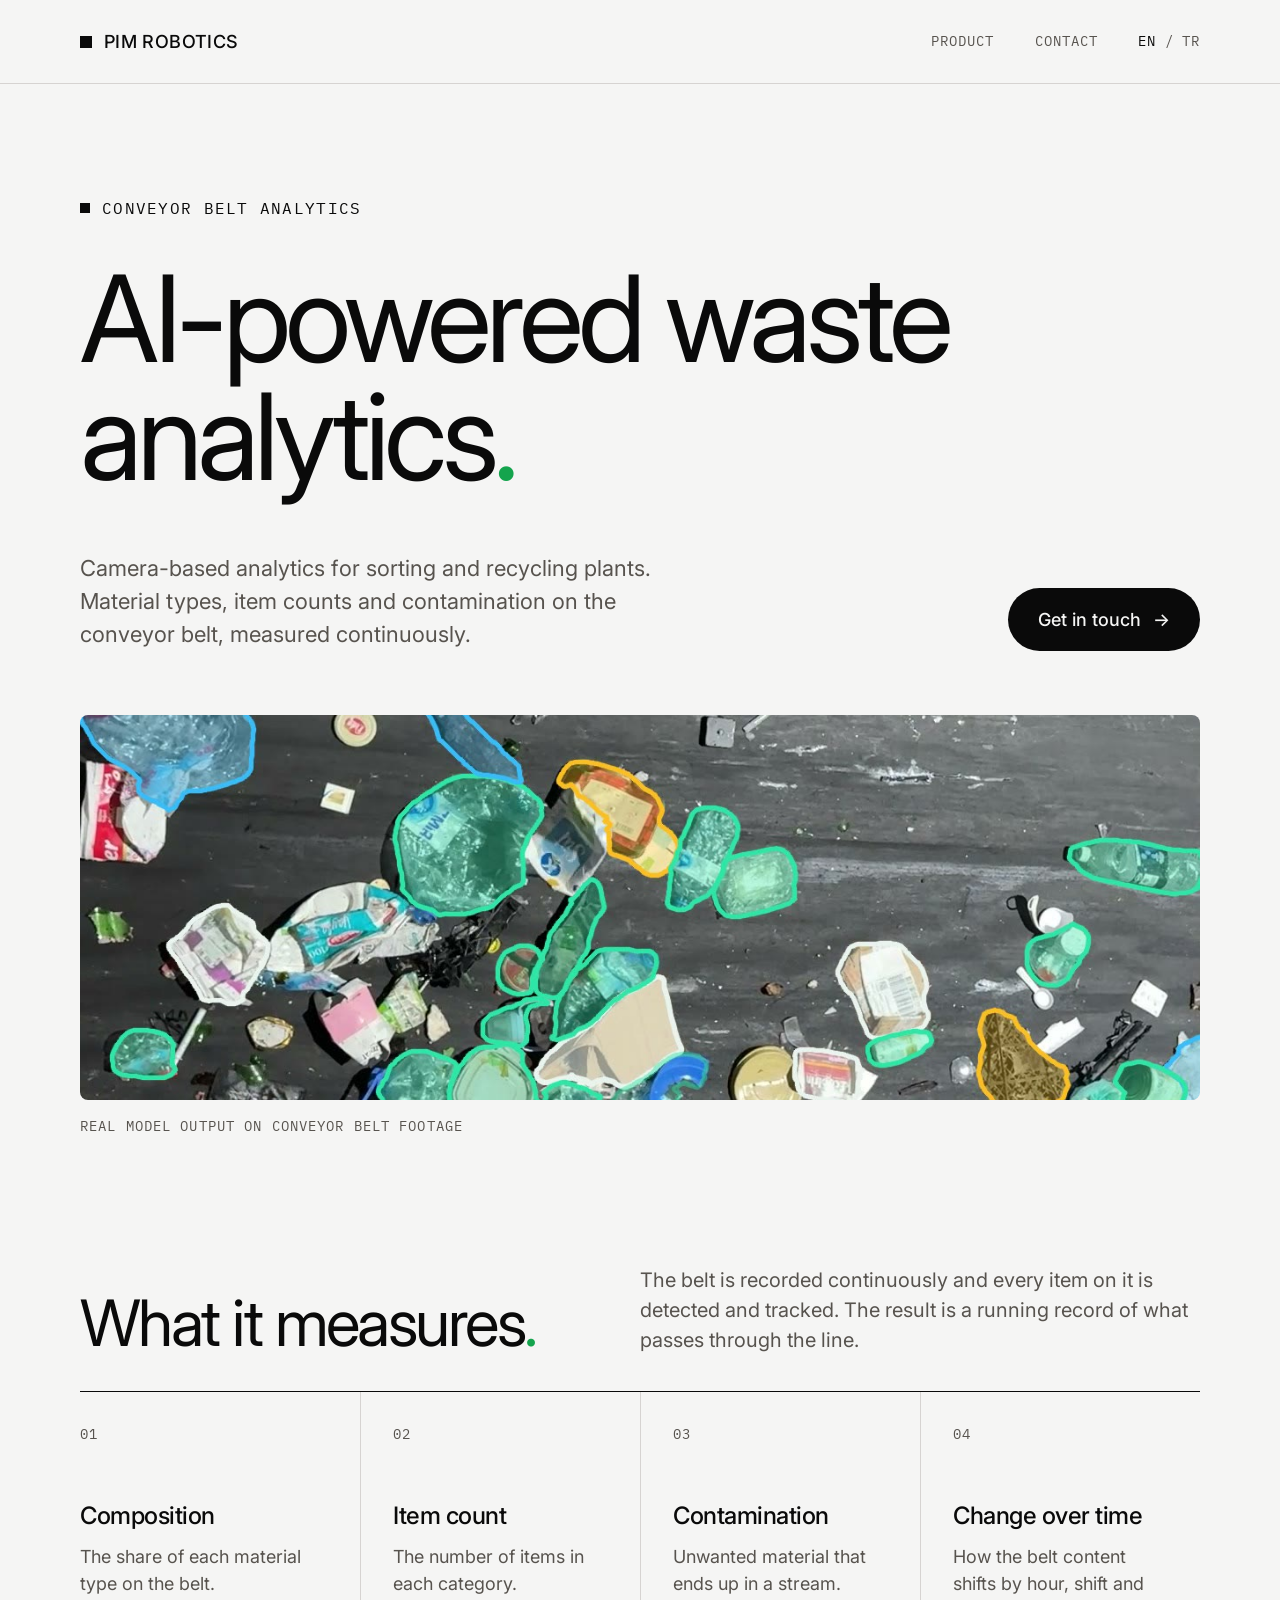
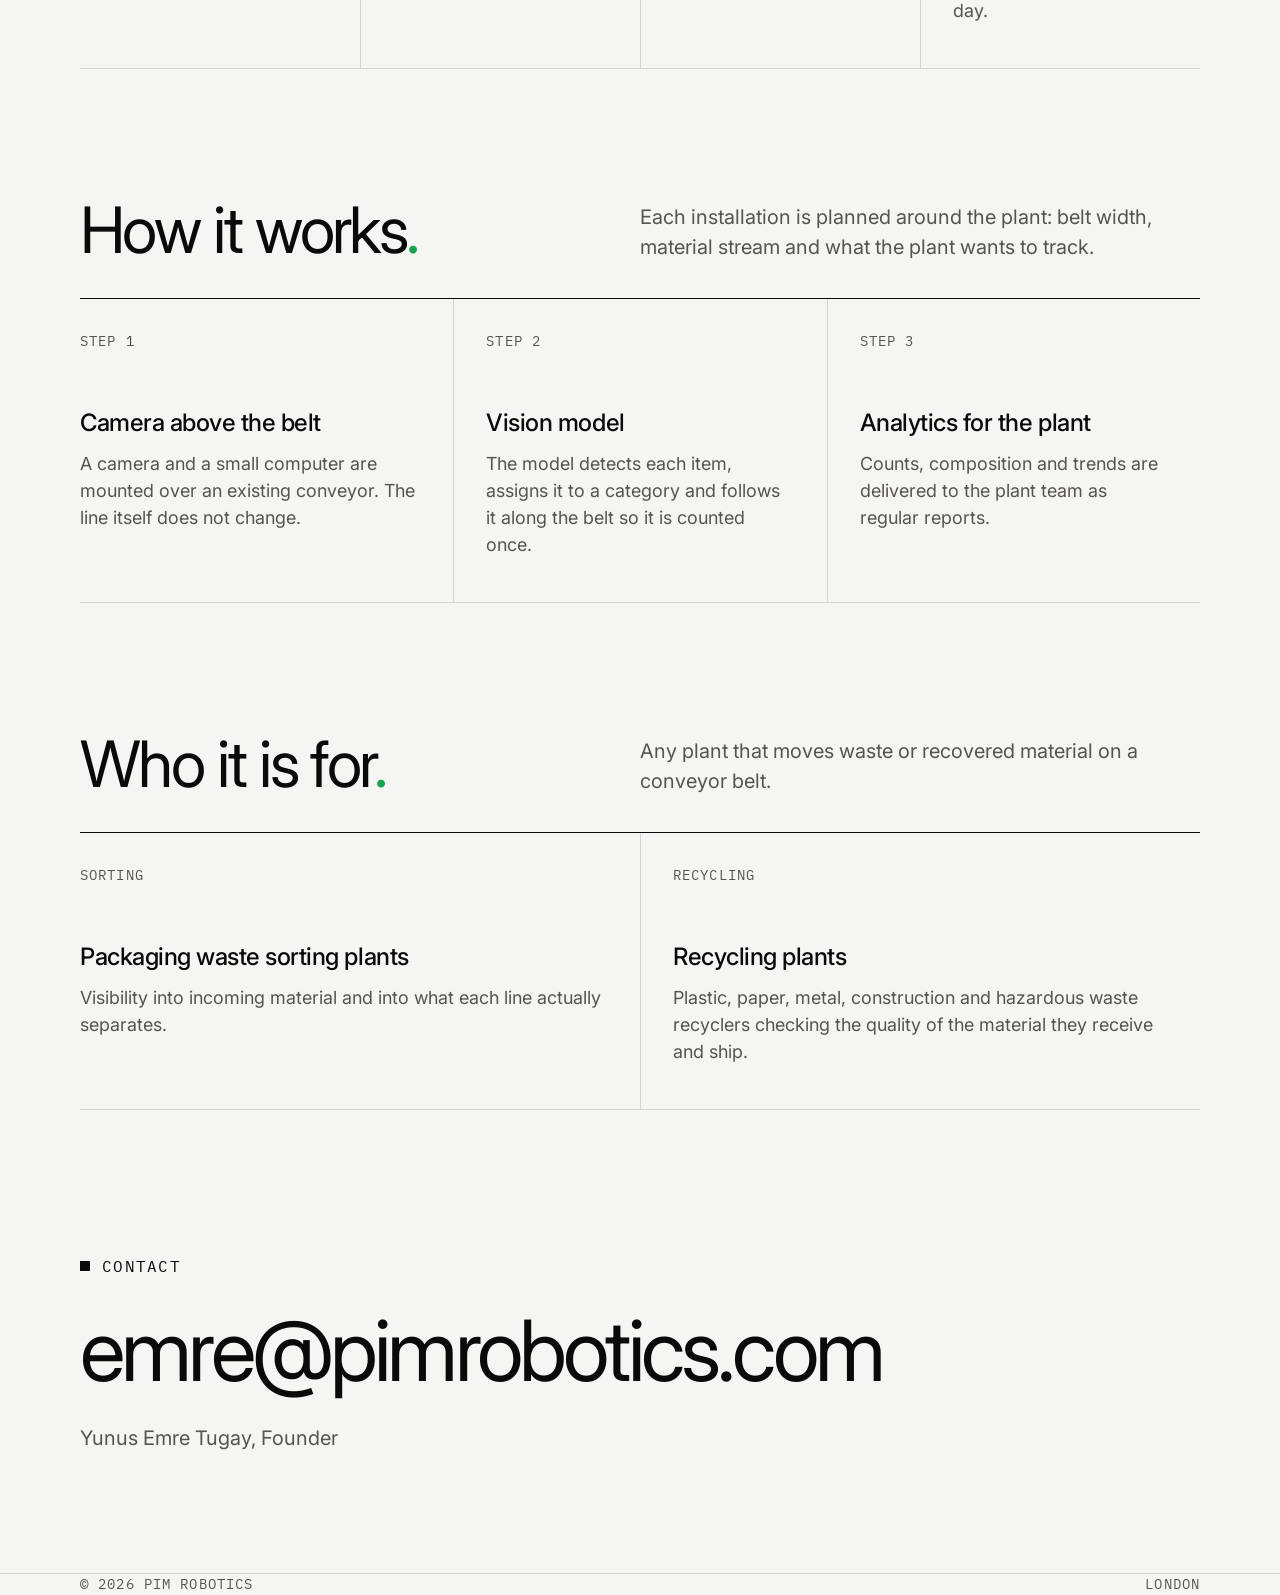
<file: index.html>
<!doctype html>
<html lang="en">
<head>
<meta charset="utf-8">
<meta name="viewport" content="width=device-width, initial-scale=1">
<title>PIM Robotics | AI-powered waste analytics</title>
<meta name="description" content="Camera-based analytics for sorting and recycling plants. Material types, item counts and contamination on the conveyor belt, measured continuously.">
<link rel="canonical" href="https://pimrobotics.com/">
<link rel="alternate" hreflang="en" href="https://pimrobotics.com/">
<link rel="alternate" hreflang="tr" href="https://pimrobotics.com/tr/">
<meta property="og:title" content="PIM Robotics | AI-powered waste analytics">
<meta property="og:description" content="Camera-based analytics for sorting and recycling plants.">
<meta property="og:image" content="https://pimrobotics.com/assets/belt.jpg">
<meta property="og:url" content="https://pimrobotics.com/">
<meta property="og:type" content="website">
<link rel="icon" href="/assets/favicon.png">
<link rel="preconnect" href="https://fonts.googleapis.com">
<link rel="preconnect" href="https://fonts.gstatic.com" crossorigin>
<link href="https://fonts.googleapis.com/css2?family=IBM+Plex+Mono&family=Inter:wght@400;500&display=swap" rel="stylesheet">
<link rel="stylesheet" href="/styles.css">
</head>
<body>

<div class="nav-bar"><nav class="nav wrap">
  <a class="brand" href="/">PIM ROBOTICS</a>
  <div class="nav-links mono">
    <a class="hide-s" href="#product">Product</a>
    <a href="#contact">Contact</a>
    <span class="lang"><span class="on">EN</span>/<a href="/tr/">TR</a></span>
  </div>
</nav></div>

<header class="hero wrap">
  <div class="mono tag rise">Conveyor belt analytics</div>
  <h1 class="rise" style="--i:1">AI-powered waste analytics<span class="dot">.</span></h1>
  <div class="hero-foot rise" style="--i:2">
    <p>Camera-based analytics for sorting and recycling plants. Material types, item counts and contamination on the conveyor belt, measured continuously.</p>
    <a class="btn" href="#contact">Get in touch <span>→</span></a>
  </div>
</header>

<figure class="demo wrap rise" style="--i:3">
  <video autoplay muted loop playsinline preload="metadata" poster="/assets/belt.jpg">
    <source src="/assets/belt.mp4" type="video/mp4">
  </video>
  <figcaption class="mono">Real model output on conveyor belt footage</figcaption>
</figure>

<section class="sec wrap" id="product">
  <div class="sec-head">
    <h2>What it measures<span class="dot">.</span></h2>
    <p>The belt is recorded continuously and every item on it is detected and tracked. The result is a running record of what passes through the line.</p>
  </div>
  <div class="cells" style="--n:4">
    <div class="cell"><div class="mono">01</div><h3>Composition</h3><p>The share of each material type on the belt.</p></div>
    <div class="cell"><div class="mono">02</div><h3>Item count</h3><p>The number of items in each category.</p></div>
    <div class="cell"><div class="mono">03</div><h3>Contamination</h3><p>Unwanted material that ends up in a stream.</p></div>
    <div class="cell"><div class="mono">04</div><h3>Change over time</h3><p>How the belt content shifts by hour, shift and day.</p></div>
  </div>
</section>

<section class="sec wrap">
  <div class="sec-head">
    <h2>How it works<span class="dot">.</span></h2>
    <p>Each installation is planned around the plant: belt width, material stream and what the plant wants to track.</p>
  </div>
  <div class="cells" style="--n:3">
    <div class="cell"><div class="mono">Step 1</div><h3>Camera above the belt</h3><p>A camera and a small computer are mounted over an existing conveyor. The line itself does not change.</p></div>
    <div class="cell"><div class="mono">Step 2</div><h3>Vision model</h3><p>The model detects each item, assigns it to a category and follows it along the belt so it is counted once.</p></div>
    <div class="cell"><div class="mono">Step 3</div><h3>Analytics for the plant</h3><p>Counts, composition and trends are delivered to the plant team as regular reports.</p></div>
  </div>
</section>

<section class="sec wrap">
  <div class="sec-head">
    <h2>Who it is for<span class="dot">.</span></h2>
    <p>Any plant that moves waste or recovered material on a conveyor belt.</p>
  </div>
  <div class="cells" style="--n:2">
    <div class="cell"><div class="mono">Sorting</div><h3>Packaging waste sorting plants</h3><p>Visibility into incoming material and into what each line actually separates.</p></div>
    <div class="cell"><div class="mono">Recycling</div><h3>Recycling plants</h3><p>Plastic, paper, metal, construction and hazardous waste recyclers checking the quality of the material they receive and ship.</p></div>
  </div>
</section>

<section class="contact wrap" id="contact">
  <div class="mono tag">Contact</div>
  <a class="mail" href="mailto:emre@pimrobotics.com">emre@pimrobotics.com</a>
  <p>Yunus Emre Tugay, Founder</p>
</section>

<div class="foot-bar"><footer class="wrap mono">
  <span>© 2026 PIM Robotics</span>
  <span>London</span>
</footer></div>

</body>
</html>
</file>
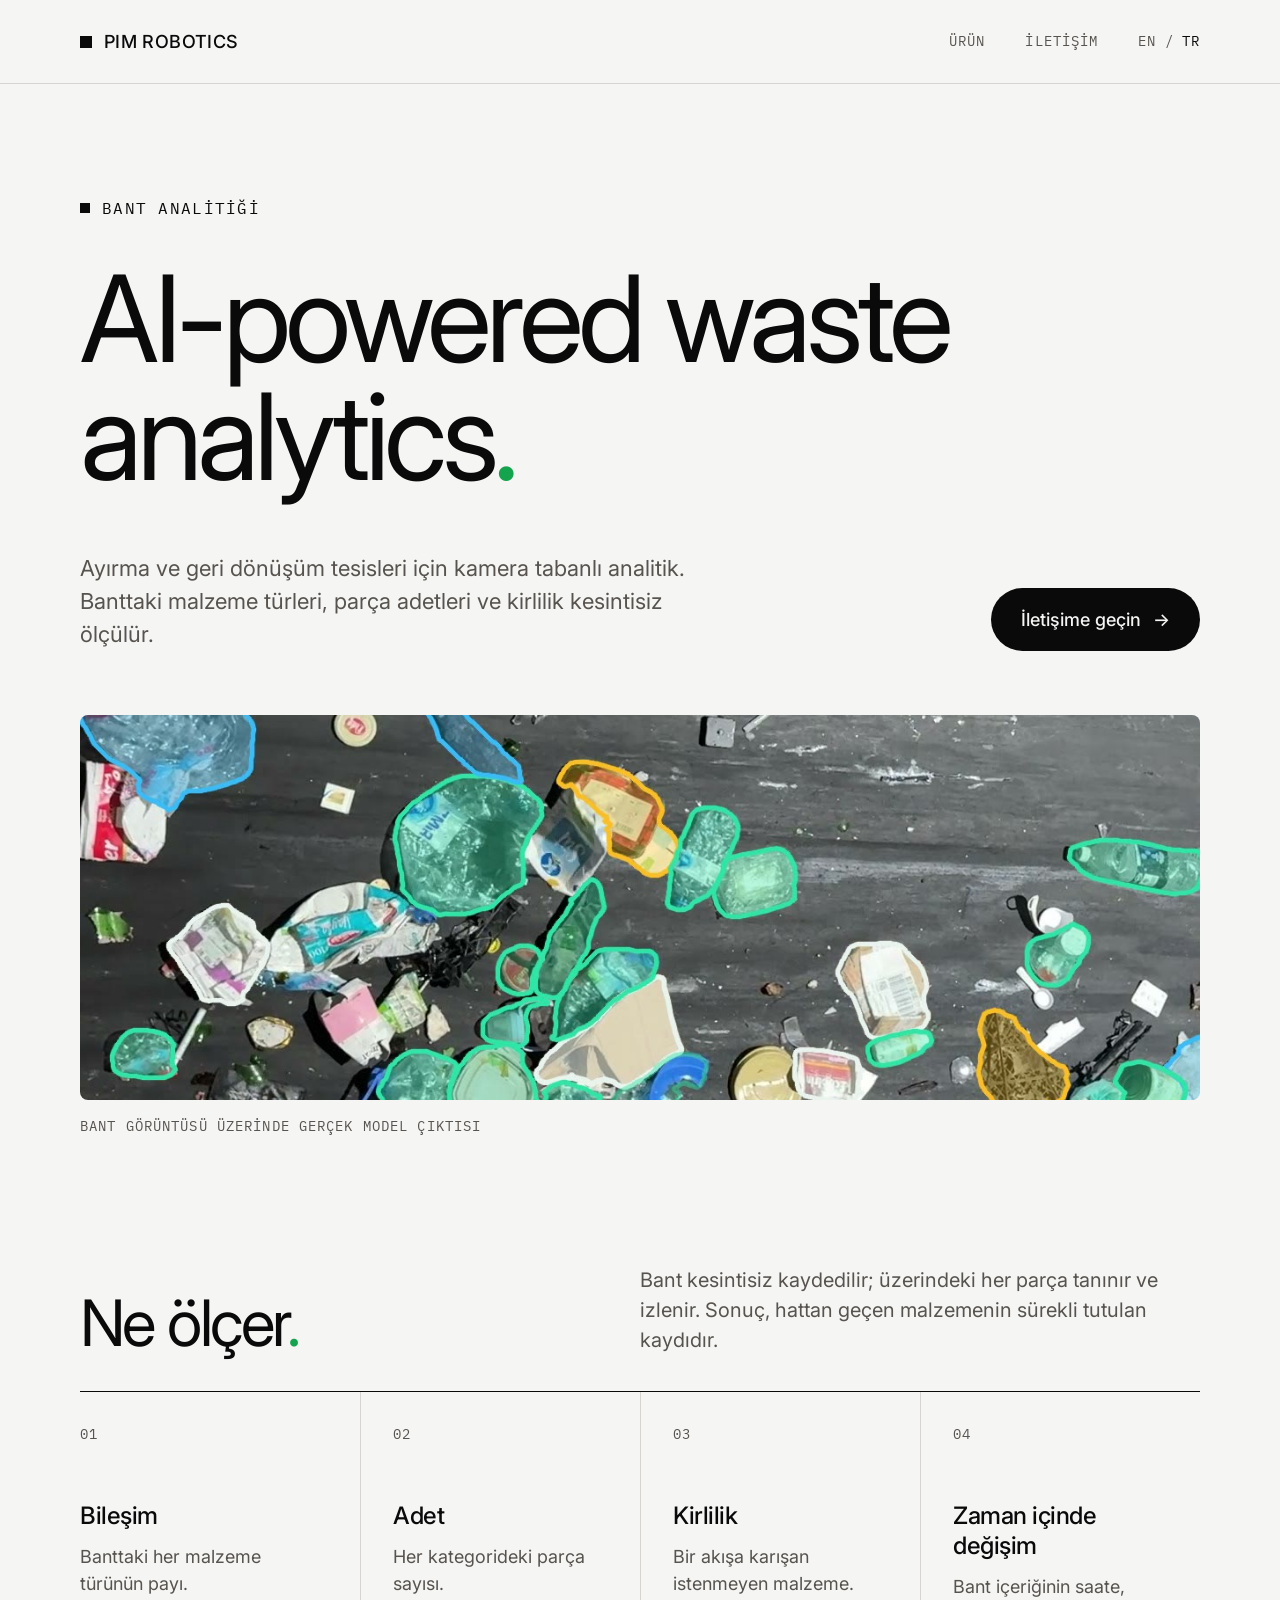
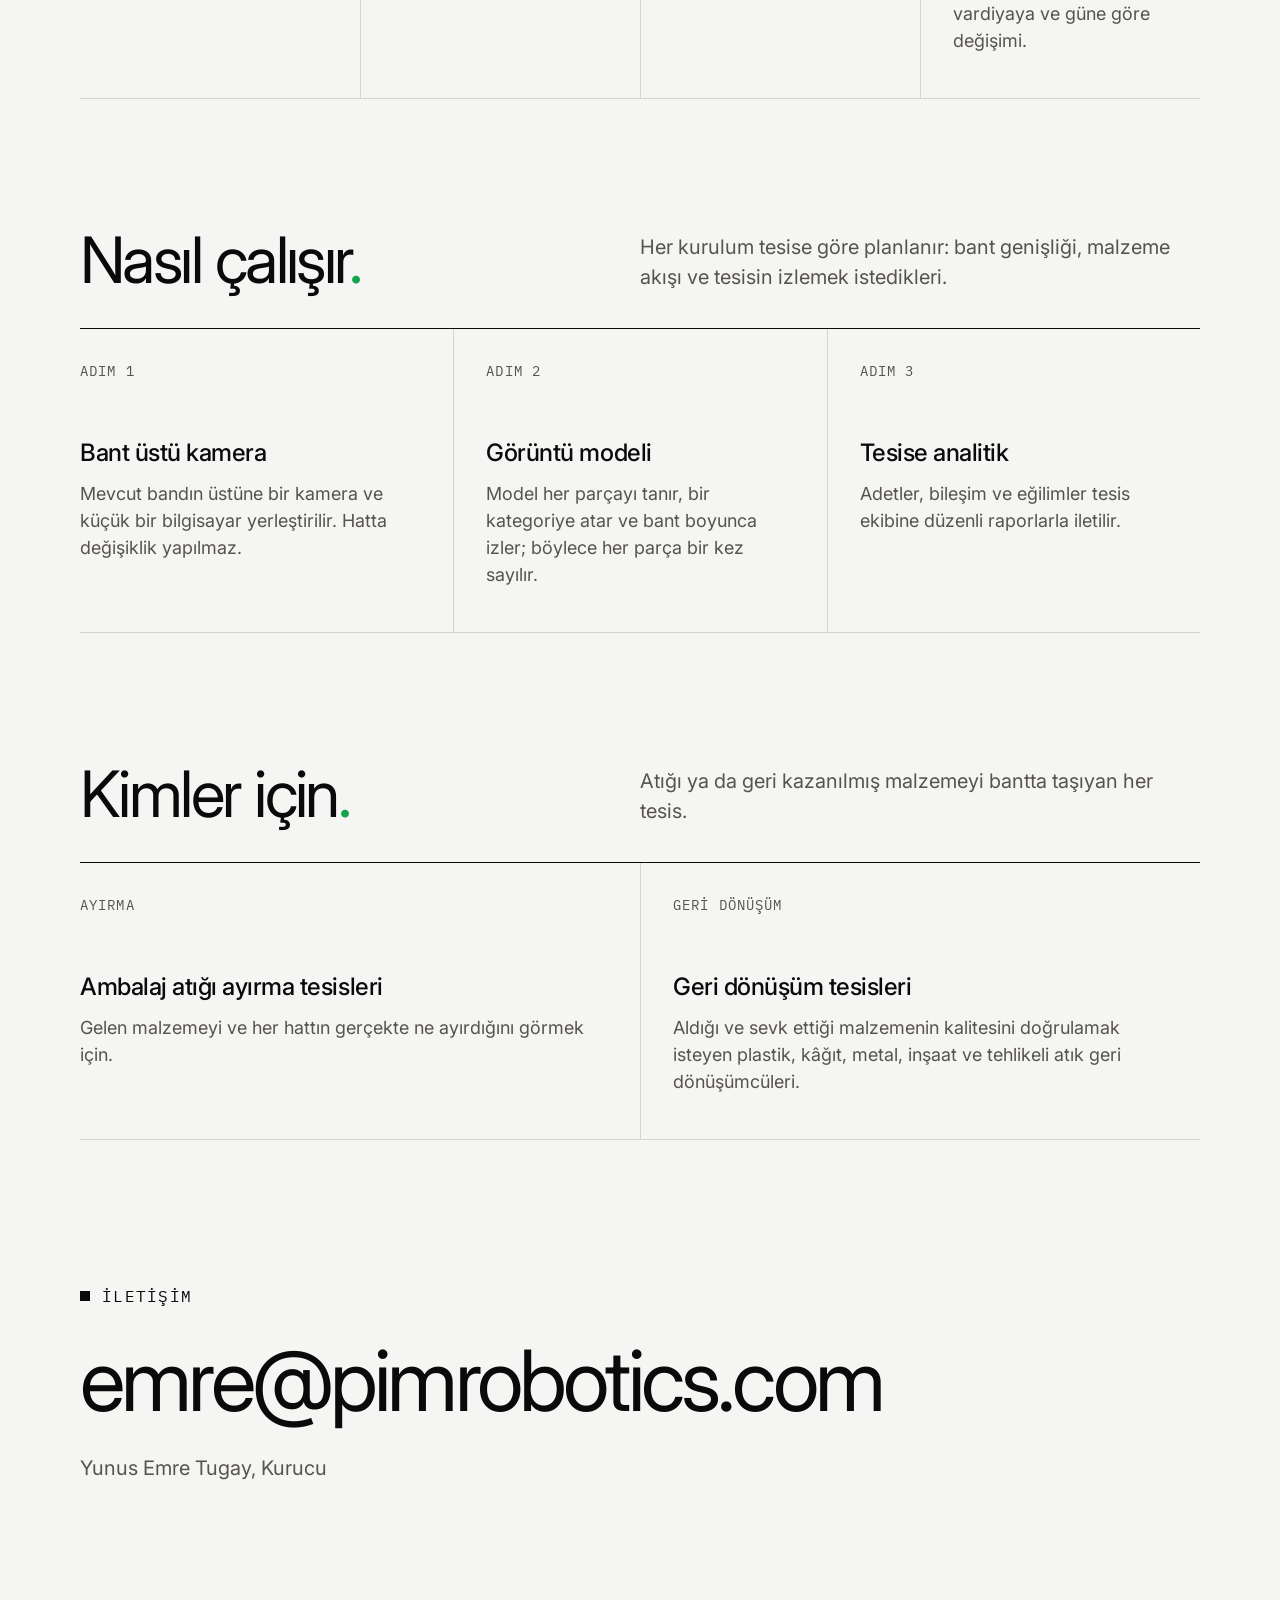
<file: tr/index.html>
<!doctype html>
<html lang="tr">
<head>
<meta charset="utf-8">
<meta name="viewport" content="width=device-width, initial-scale=1">
<title>PIM Robotics | Yapay zekâ destekli atık analitiği</title>
<meta name="description" content="Ayırma ve geri dönüşüm tesisleri için kamera tabanlı analitik. Banttaki malzeme türleri, parça adetleri ve kirlilik kesintisiz ölçülür.">
<link rel="canonical" href="https://pimrobotics.com/tr/">
<link rel="alternate" hreflang="en" href="https://pimrobotics.com/">
<link rel="alternate" hreflang="tr" href="https://pimrobotics.com/tr/">
<meta property="og:title" content="PIM Robotics | Yapay zekâ destekli atık analitiği">
<meta property="og:description" content="Ayırma ve geri dönüşüm tesisleri için kamera tabanlı analitik.">
<meta property="og:image" content="https://pimrobotics.com/assets/belt.jpg">
<meta property="og:url" content="https://pimrobotics.com/tr/">
<meta property="og:type" content="website">
<link rel="icon" href="/assets/favicon.png">
<link rel="preconnect" href="https://fonts.googleapis.com">
<link rel="preconnect" href="https://fonts.gstatic.com" crossorigin>
<link href="https://fonts.googleapis.com/css2?family=IBM+Plex+Mono&family=Inter:wght@400;500&display=swap" rel="stylesheet">
<link rel="stylesheet" href="/styles.css">
</head>
<body>

<div class="nav-bar"><nav class="nav wrap">
  <a class="brand" href="/tr/">PIM ROBOTICS</a>
  <div class="nav-links mono">
    <a class="hide-s" href="#urun">Ürün</a>
    <a href="#iletisim">İletişim</a>
    <span class="lang"><a href="/">EN</a>/<span class="on">TR</span></span>
  </div>
</nav></div>

<header class="hero wrap">
  <div class="mono tag rise">Bant analitiği</div>
  <h1 class="rise" style="--i:1">AI-powered waste analytics<span class="dot">.</span></h1>
  <div class="hero-foot rise" style="--i:2">
    <p>Ayırma ve geri dönüşüm tesisleri için kamera tabanlı analitik. Banttaki malzeme türleri, parça adetleri ve kirlilik kesintisiz ölçülür.</p>
    <a class="btn" href="#iletisim">İletişime geçin <span>→</span></a>
  </div>
</header>

<figure class="demo wrap rise" style="--i:3">
  <video autoplay muted loop playsinline preload="metadata" poster="/assets/belt.jpg">
    <source src="/assets/belt.mp4" type="video/mp4">
  </video>
  <figcaption class="mono">Bant görüntüsü üzerinde gerçek model çıktısı</figcaption>
</figure>

<section class="sec wrap" id="urun">
  <div class="sec-head">
    <h2>Ne ölçer<span class="dot">.</span></h2>
    <p>Bant kesintisiz kaydedilir; üzerindeki her parça tanınır ve izlenir. Sonuç, hattan geçen malzemenin sürekli tutulan kaydıdır.</p>
  </div>
  <div class="cells" style="--n:4">
    <div class="cell"><div class="mono">01</div><h3>Bileşim</h3><p>Banttaki her malzeme türünün payı.</p></div>
    <div class="cell"><div class="mono">02</div><h3>Adet</h3><p>Her kategorideki parça sayısı.</p></div>
    <div class="cell"><div class="mono">03</div><h3>Kirlilik</h3><p>Bir akışa karışan istenmeyen malzeme.</p></div>
    <div class="cell"><div class="mono">04</div><h3>Zaman içinde değişim</h3><p>Bant içeriğinin saate, vardiyaya ve güne göre değişimi.</p></div>
  </div>
</section>

<section class="sec wrap">
  <div class="sec-head">
    <h2>Nasıl çalışır<span class="dot">.</span></h2>
    <p>Her kurulum tesise göre planlanır: bant genişliği, malzeme akışı ve tesisin izlemek istedikleri.</p>
  </div>
  <div class="cells" style="--n:3">
    <div class="cell"><div class="mono">Adım 1</div><h3>Bant üstü kamera</h3><p>Mevcut bandın üstüne bir kamera ve küçük bir bilgisayar yerleştirilir. Hatta değişiklik yapılmaz.</p></div>
    <div class="cell"><div class="mono">Adım 2</div><h3>Görüntü modeli</h3><p>Model her parçayı tanır, bir kategoriye atar ve bant boyunca izler; böylece her parça bir kez sayılır.</p></div>
    <div class="cell"><div class="mono">Adım 3</div><h3>Tesise analitik</h3><p>Adetler, bileşim ve eğilimler tesis ekibine düzenli raporlarla iletilir.</p></div>
  </div>
</section>

<section class="sec wrap">
  <div class="sec-head">
    <h2>Kimler için<span class="dot">.</span></h2>
    <p>Atığı ya da geri kazanılmış malzemeyi bantta taşıyan her tesis.</p>
  </div>
  <div class="cells" style="--n:2">
    <div class="cell"><div class="mono">Ayırma</div><h3>Ambalaj atığı ayırma tesisleri</h3><p>Gelen malzemeyi ve her hattın gerçekte ne ayırdığını görmek için.</p></div>
    <div class="cell"><div class="mono">Geri dönüşüm</div><h3>Geri dönüşüm tesisleri</h3><p>Aldığı ve sevk ettiği malzemenin kalitesini doğrulamak isteyen plastik, kâğıt, metal, inşaat ve tehlikeli atık geri dönüşümcüleri.</p></div>
  </div>
</section>

<section class="contact wrap" id="iletisim">
  <div class="mono tag">İletişim</div>
  <a class="mail" href="mailto:emre@pimrobotics.com">emre@pimrobotics.com</a>
  <p>Yunus Emre Tugay, Kurucu</p>
</section>

<div class="foot-bar"><footer class="wrap mono">
  <span>© 2026 PIM Robotics</span>
  <span>Londra</span>
</footer></div>

</body>
</html>
</file>
<file: styles.css>
:root {
  --bg: #F5F5F4;
  --ink: #0A0A0A;
  --soft: #57534E;
  --line: #D6D3D1;
  --green: #14A44D;
  --ease: cubic-bezier(0.23, 1, 0.32, 1);
}

* { box-sizing: border-box; margin: 0; padding: 0; }

html { scroll-behavior: smooth; -webkit-text-size-adjust: 100%; }

body {
  background: var(--bg);
  color: var(--ink);
  font-family: "Inter", system-ui, sans-serif;
  font-size: 18px;
  line-height: 1.5;
  -webkit-font-smoothing: antialiased;
}

a { color: inherit; text-decoration: none; }

.wrap { max-width: 1440px; margin: 0 auto; padding: 0 80px; }

.mono {
  font-family: "IBM Plex Mono", ui-monospace, monospace;
  font-size: 14px;
  letter-spacing: 0.08em;
  text-transform: uppercase;
  color: var(--soft);
}

.dot { color: var(--green); }

.tag { display: flex; align-items: center; gap: 12px; font-size: 16px; color: var(--ink); }
.tag::before { content: ""; width: 10px; height: 10px; background: var(--ink); }

/* Navigation */
.nav-bar { border-bottom: 1px solid var(--line); }
.nav { display: flex; align-items: center; justify-content: space-between; padding-top: 28px; padding-bottom: 28px; }
.brand { display: flex; align-items: center; gap: 12px; font-weight: 500; letter-spacing: 0.02em; }
.brand::before { content: ""; width: 12px; height: 12px; background: var(--ink); }
.nav-links { display: flex; align-items: center; gap: 40px; }
.nav-links a { transition: color 160ms var(--ease); }
.nav-links a:hover, .nav-links .on { color: var(--ink); }
.lang { display: flex; gap: 8px; }

/* Hero */
.hero { padding-top: 112px; padding-bottom: 64px; }
.hero h1 {
  font-weight: 400;
  font-size: clamp(48px, 9.4vw, 136px);
  line-height: 0.98;
  letter-spacing: -0.045em;
  max-width: 1000px;
  margin-top: 40px;
}
.hero-foot { display: flex; align-items: flex-end; justify-content: space-between; gap: 40px; margin-top: 56px; }
.hero-foot p { max-width: 620px; font-size: 22px; color: var(--soft); }

.btn {
  display: inline-flex;
  align-items: center;
  gap: 12px;
  white-space: nowrap;
  padding: 18px 30px;
  border-radius: 999px;
  background: var(--ink);
  color: var(--bg);
  font-weight: 500;
  transition: background 160ms var(--ease), transform 160ms var(--ease);
}
.btn:hover { background: var(--green); }
.btn:active { transform: scale(0.97); }
.btn span { transition: transform 200ms var(--ease); }
.btn:hover span { transform: translateX(3px); }

/* Model output */
.demo video {
  display: block;
  width: 100%;
  aspect-ratio: 1280 / 440;
  object-fit: cover;
  border-radius: 8px;
  background: #1c1c1c;
}
.demo figcaption { margin-top: 16px; }

/* Sections */
.sec { padding-top: 128px; }
.sec-head {
  display: flex;
  align-items: flex-end;
  justify-content: space-between;
  gap: 40px;
  padding-bottom: 36px;
  border-bottom: 1px solid var(--ink);
}
h2 { font-weight: 400; font-size: clamp(40px, 5vw, 72px); line-height: 1.02; letter-spacing: -0.04em; }
.sec-head p { max-width: 560px; font-size: 20px; color: var(--soft); }

.cells { display: grid; grid-template-columns: repeat(var(--n), 1fr); border-bottom: 1px solid var(--line); }
.cell { padding: 32px 32px 44px 0; }
.cell + .cell { padding-left: 32px; border-left: 1px solid var(--line); }
.cell h3 { font-weight: 500; font-size: 24px; line-height: 1.25; letter-spacing: -0.02em; margin: 56px 0 12px; }
.cell p { color: var(--soft); }

/* Contact */
.contact { padding-top: 144px; padding-bottom: 120px; }
.mail {
  display: inline-block;
  font-size: clamp(28px, 6.6vw, 96px);
  line-height: 1.05;
  letter-spacing: -0.045em;
  margin: 28px 0;
  overflow-wrap: anywhere;
  background: linear-gradient(var(--green), var(--green)) left bottom / 0 3px no-repeat;
  transition: background-size 320ms var(--ease), color 200ms var(--ease);
}
.mail:hover { background-size: 100% 3px; color: var(--green); }
.contact p { font-size: 20px; color: var(--soft); }

.foot-bar { border-top: 1px solid var(--line); }
footer { display: flex; justify-content: space-between; gap: 16px; flex-wrap: wrap; padding-top: 28px; padding-bottom: 40px; }

/* Entrance */
.rise { opacity: 0; transform: translateY(14px); animation: rise 700ms var(--ease) forwards; animation-delay: calc(var(--i, 0) * 70ms); }
@keyframes rise { to { opacity: 1; transform: none; } }
@media (prefers-reduced-motion: reduce) {
  .rise { animation: none; opacity: 1; transform: none; }
  html { scroll-behavior: auto; }
}

@media (max-width: 1000px) {
  .wrap { padding: 0 24px; }
  .hero { padding-top: 64px; padding-bottom: 40px; }
  .hero h1 { margin-top: 28px; }
  .hero-foot { flex-direction: column; align-items: flex-start; gap: 28px; margin-top: 36px; }
  .hero-foot p { font-size: 19px; }
  .demo video { aspect-ratio: 16 / 9; }
  .sec { padding-top: 80px; }
  .sec-head { flex-direction: column; align-items: flex-start; gap: 16px; padding-bottom: 24px; }
  .sec-head p { font-size: 18px; }
  .cells { grid-template-columns: 1fr; border-bottom: 0; }
  .cell, .cell + .cell { padding: 24px 0 28px; border-left: 0; border-bottom: 1px solid var(--line); }
  .cell h3 { margin-top: 20px; font-size: 22px; }
  .nav-links { gap: 20px; }
  .nav-links .hide-s { display: none; }
  .contact { padding-top: 88px; padding-bottom: 72px; }
}
</file>
